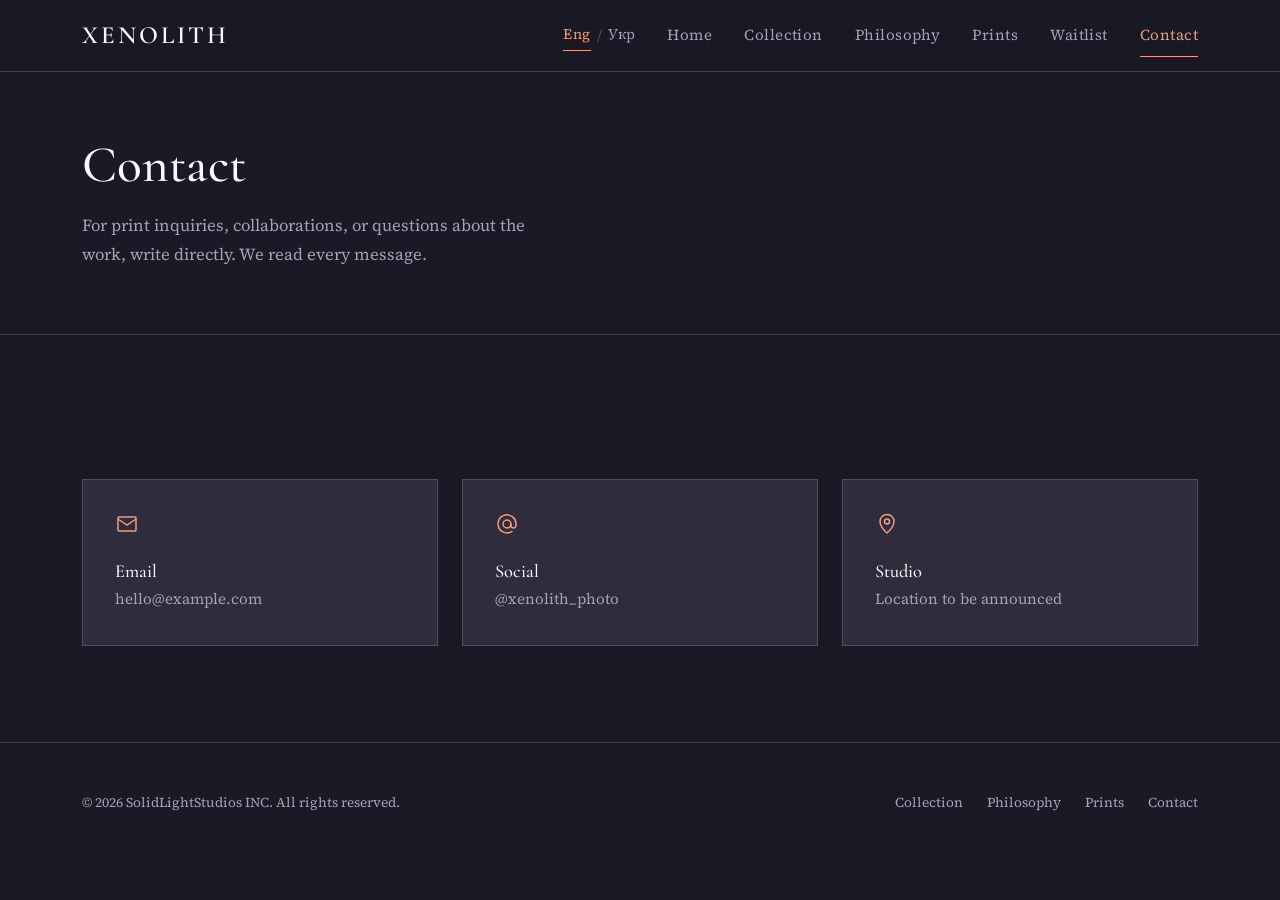
<file: contact.html>
<!DOCTYPE html>
<html lang="en">
<head>
<meta charset="UTF-8">
<meta name="viewport" content="width=device-width, initial-scale=1">
<title>Contact - Xenolith</title>
<meta name="description" content="Contact Xenolith / SolidLightStudios for print inquiries and collaborations.">
<meta name="theme-color" content="#1A1926">
<link rel="icon" href="data:image/svg+xml,%3Csvg xmlns='http://www.w3.org/2000/svg' viewBox='0 0 32 32'%3E%3Crect width='32' height='32' fill='%231A1926'/%3E%3Cpath d='M16 4l10 9-4 15H10L6 13z' fill='%23F49C7A'/%3E%3C/svg%3E">
<link rel="preconnect" href="https://fonts.googleapis.com">
<link rel="preconnect" href="https://fonts.gstatic.com" crossorigin>
<link href="https://fonts.googleapis.com/css2?family=Cormorant+Garamond:ital,wght@0,400;0,500;0,600;1,400&family=Source+Serif+4:opsz,wght@8..60,400;8..60,500&display=swap" rel="stylesheet">
<link rel="stylesheet" href="css/style.css">
</head>
<body>
<a class="skip" href="#main">Skip to content</a>

<header class="site-header" id="header">
  <div class="container">
    <a href="index.html" class="logo">Xenolith</a>
    <div class="header-right">
      <div class="lang" id="langSwitch" aria-label="Language">
        <button type="button" data-lang="en" class="active">Eng</button>
        <span class="sep">/</span>
        <button type="button" data-lang="uk">Укр</button>
      </div>
      <button class="menu-btn" id="menuBtn" aria-expanded="false" aria-controls="nav" aria-label="Toggle menu">
        <svg viewBox="0 0 24 24" fill="none" stroke="currentColor" stroke-width="1.8"><path d="M4 7h16M4 12h16M4 17h16"/></svg>
      </button>
      <nav class="nav" id="nav" aria-label="Main">
        <a href="index.html" data-i18n="nav.home">Home</a>
        <a href="collection.html" data-i18n="nav.collection">Collection</a>
        <a href="philosophy.html" data-i18n="nav.philosophy">Philosophy</a>
        <a href="prints.html" data-i18n="nav.prints">Prints</a>
        <a href="waitlist.html" data-i18n="nav.waitlist">Waitlist</a>
        <a href="contact.html" class="active" data-i18n="nav.contact">Contact</a>
      </nav>
    </div>
  </div>
</header>

<main id="main">
  <section class="page-hero">
    <div class="container">
      <h1 class="reveal" data-i18n="page.contact.title">Contact</h1>
      <p class="reveal" style="--i:1" data-i18n="contact.note">For print inquiries, collaborations, or questions about the work, write directly. We read every message.</p>
    </div>
  </section>

  <section class="band">
    <div class="container">
      <div class="contacts">
        <div class="contact reveal" style="--i:0">
          <svg viewBox="0 0 24 24" aria-hidden="true"><rect x="3" y="5" width="18" height="14" rx="1"/><path d="M3 7l9 6 9-6"/></svg>
          <h3 data-i18n="contact.email">Email</h3><p>hello@example.com</p>
        </div>
        <div class="contact reveal" style="--i:1">
          <svg viewBox="0 0 24 24" aria-hidden="true"><circle cx="12" cy="12" r="4"/><path d="M16 12v1.5a2.5 2.5 0 005 0V12a9 9 0 10-3.5 7"/></svg>
          <h3 data-i18n="contact.social">Social</h3><p>@xenolith_photo</p>
        </div>
        <div class="contact reveal" style="--i:2">
          <svg viewBox="0 0 24 24" aria-hidden="true"><path d="M12 21s7-6.2 7-11.5A7 7 0 005 9.5C5 14.8 12 21 12 21z"/><circle cx="12" cy="9.5" r="2.5"/></svg>
          <h3 data-i18n="contact.studio">Studio</h3><p data-i18n="contact.location">Location to be announced</p>
        </div>
      </div>
    </div>
  </section>
</main>

<footer>
  <div class="container">
    <p>&copy; <span id="year">2026</span> SolidLightStudios INC. <span data-i18n="footer.rights">All rights reserved.</span></p>
    <nav aria-label="Footer">
      <a href="collection.html" data-i18n="nav.collection">Collection</a>
      <a href="philosophy.html" data-i18n="nav.philosophy">Philosophy</a>
      <a href="prints.html" data-i18n="nav.prints">Prints</a>
      <a href="contact.html" data-i18n="nav.contact">Contact</a>
    </nav>
  </div>
</footer>

<script src="js/main.js"></script>
</body>
</html>
</file>
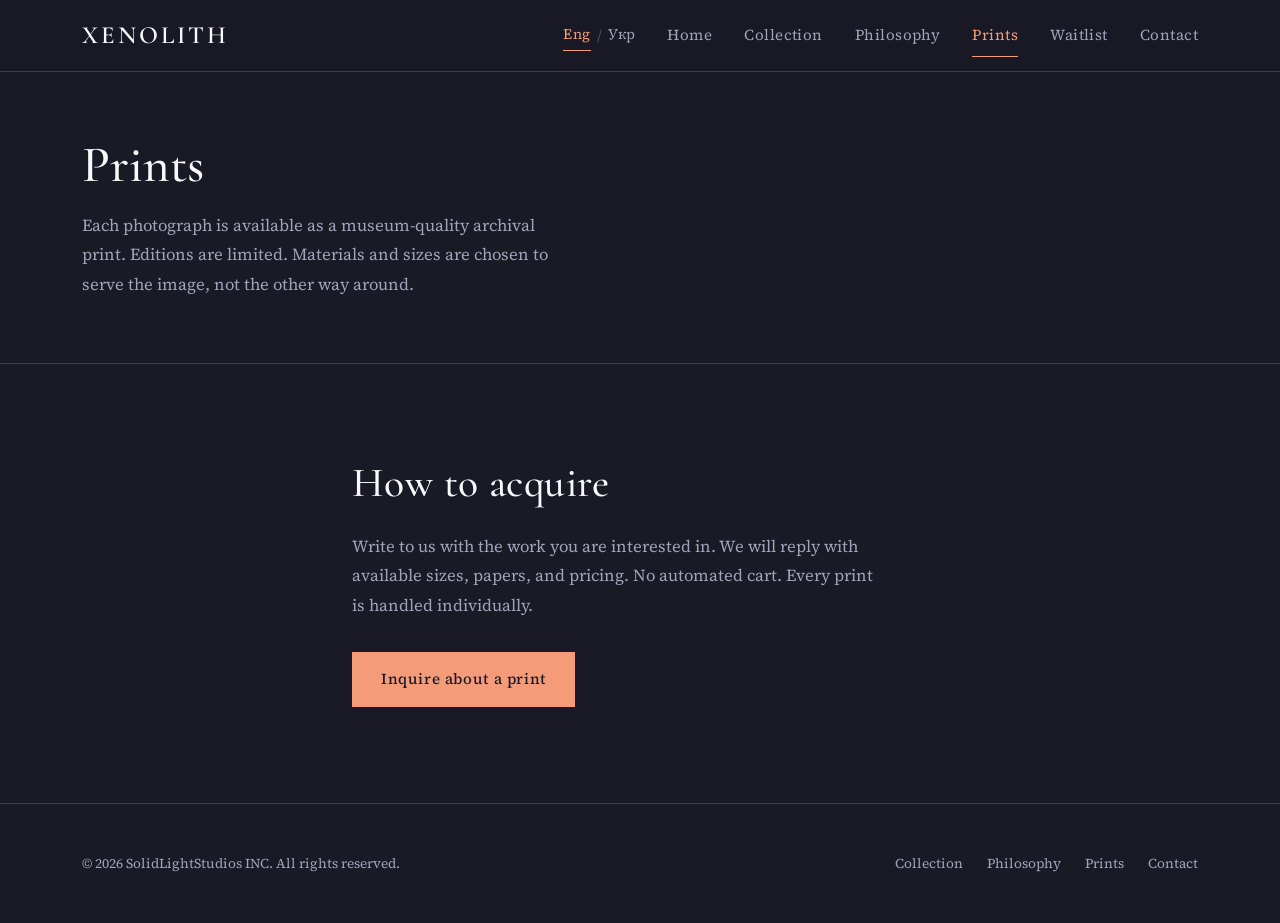
<file: prints.html>
<!DOCTYPE html>
<html lang="en">
<head>
<meta charset="UTF-8">
<meta name="viewport" content="width=device-width, initial-scale=1">
<title>Prints - Xenolith</title>
<meta name="description" content="Museum-quality archival prints from Xenolith landscape photography.">
<meta name="theme-color" content="#1A1926">
<link rel="icon" href="data:image/svg+xml,%3Csvg xmlns='http://www.w3.org/2000/svg' viewBox='0 0 32 32'%3E%3Crect width='32' height='32' fill='%231A1926'/%3E%3Cpath d='M16 4l10 9-4 15H10L6 13z' fill='%23F49C7A'/%3E%3C/svg%3E">
<link rel="preconnect" href="https://fonts.googleapis.com">
<link rel="preconnect" href="https://fonts.gstatic.com" crossorigin>
<link href="https://fonts.googleapis.com/css2?family=Cormorant+Garamond:ital,wght@0,400;0,500;0,600;1,400&family=Source+Serif+4:opsz,wght@8..60,400;8..60,500&display=swap" rel="stylesheet">
<link rel="stylesheet" href="css/style.css">
</head>
<body>
<a class="skip" href="#main">Skip to content</a>

<header class="site-header" id="header">
  <div class="container">
    <a href="index.html" class="logo">Xenolith</a>
    <div class="header-right">
      <div class="lang" id="langSwitch" aria-label="Language">
        <button type="button" data-lang="en" class="active">Eng</button>
        <span class="sep">/</span>
        <button type="button" data-lang="uk">Укр</button>
      </div>
      <button class="menu-btn" id="menuBtn" aria-expanded="false" aria-controls="nav" aria-label="Toggle menu">
        <svg viewBox="0 0 24 24" fill="none" stroke="currentColor" stroke-width="1.8"><path d="M4 7h16M4 12h16M4 17h16"/></svg>
      </button>
      <nav class="nav" id="nav" aria-label="Main">
        <a href="index.html" data-i18n="nav.home">Home</a>
        <a href="collection.html" data-i18n="nav.collection">Collection</a>
        <a href="philosophy.html" data-i18n="nav.philosophy">Philosophy</a>
        <a href="prints.html" class="active" data-i18n="nav.prints">Prints</a>
        <a href="waitlist.html" data-i18n="nav.waitlist">Waitlist</a>
        <a href="contact.html" data-i18n="nav.contact">Contact</a>
      </nav>
    </div>
  </div>
</header>

<main id="main">
  <section class="page-hero">
    <div class="container">
      <h1 class="reveal" data-i18n="page.prints.title">Prints</h1>
      <p class="reveal" style="--i:1" data-i18n="prints.lead">Each photograph is available as a museum-quality archival print. Editions are limited. Materials and sizes are chosen to serve the image, not the other way around.</p>
    </div>
  </section>

  <section class="band">
    <div class="container" style="max-width: 640px;">
      <h2 class="reveal" data-i18n="prints.how">How to acquire</h2>
      <p class="reveal" style="--i:1" data-i18n="prints.howText">Write to us with the work you are interested in. We will reply with available sizes, papers, and pricing. No automated cart. Every print is handled individually.</p>
      <p class="reveal" style="--i:2; margin-top: var(--s4);">
        <a class="btn" href="contact.html" data-i18n="prints.cta">Inquire about a print</a>
      </p>
    </div>
  </section>
</main>

<footer>
  <div class="container">
    <p>&copy; <span id="year">2026</span> SolidLightStudios INC. <span data-i18n="footer.rights">All rights reserved.</span></p>
    <nav aria-label="Footer">
      <a href="collection.html" data-i18n="nav.collection">Collection</a>
      <a href="philosophy.html" data-i18n="nav.philosophy">Philosophy</a>
      <a href="prints.html" data-i18n="nav.prints">Prints</a>
      <a href="contact.html" data-i18n="nav.contact">Contact</a>
    </nav>
  </div>
</footer>

<script src="js/main.js"></script>
</body>
</html>
</file>
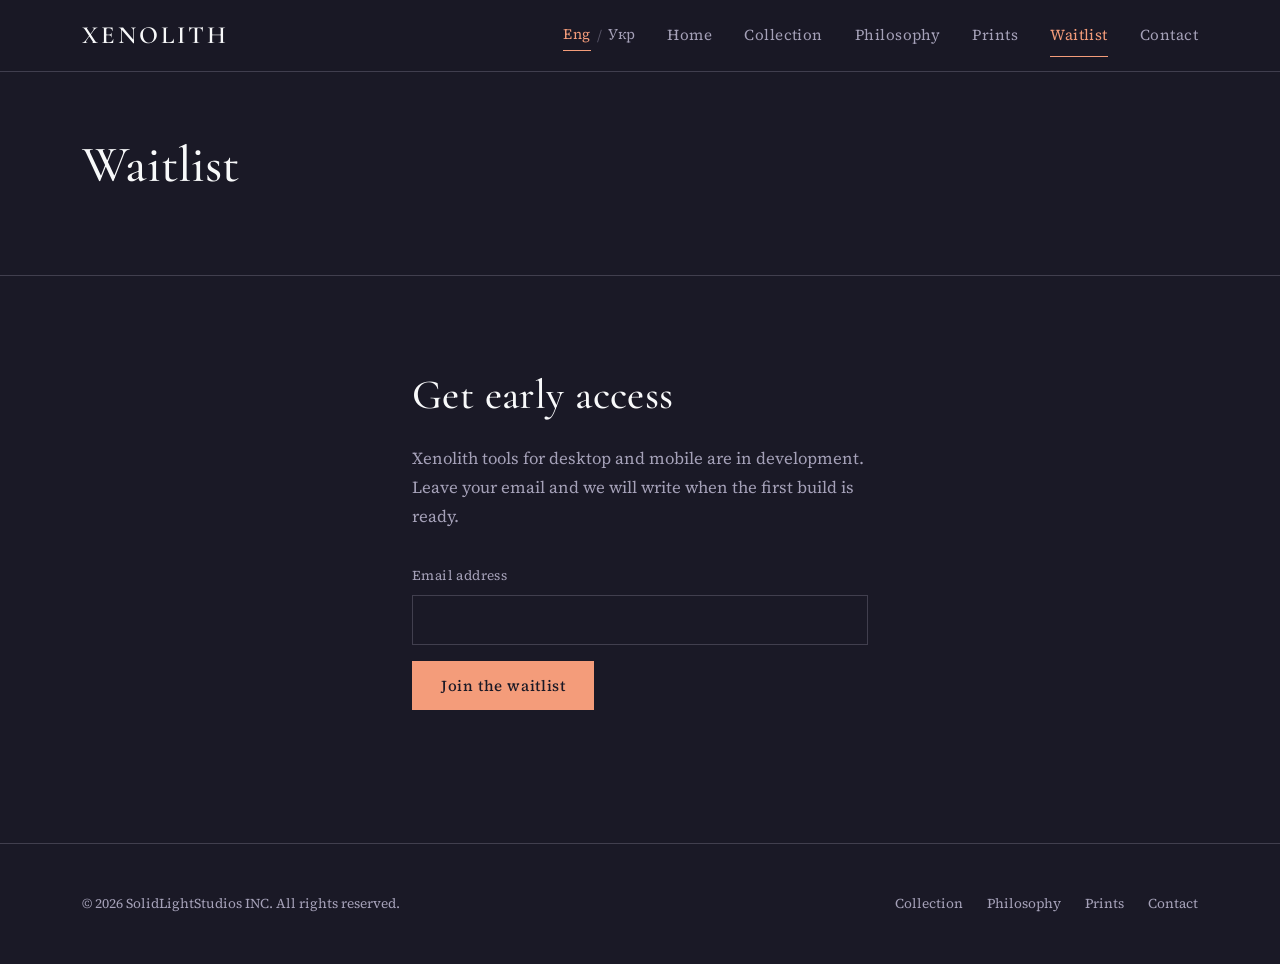
<file: waitlist.html>
<!DOCTYPE html>
<html lang="en">
<head>
<meta charset="UTF-8">
<meta name="viewport" content="width=device-width, initial-scale=1">
<title>Waitlist - Xenolith</title>
<meta name="description" content="Join the early access waitlist for Xenolith tools.">
<meta name="theme-color" content="#1A1926">
<link rel="icon" href="data:image/svg+xml,%3Csvg xmlns='http://www.w3.org/2000/svg' viewBox='0 0 32 32'%3E%3Crect width='32' height='32' fill='%231A1926'/%3E%3Cpath d='M16 4l10 9-4 15H10L6 13z' fill='%23F49C7A'/%3E%3C/svg%3E">
<link rel="preconnect" href="https://fonts.googleapis.com">
<link rel="preconnect" href="https://fonts.gstatic.com" crossorigin>
<link href="https://fonts.googleapis.com/css2?family=Cormorant+Garamond:ital,wght@0,400;0,500;0,600;1,400&family=Source+Serif+4:opsz,wght@8..60,400;8..60,500&display=swap" rel="stylesheet">
<link rel="stylesheet" href="css/style.css">
</head>
<body>
<a class="skip" href="#main">Skip to content</a>

<header class="site-header" id="header">
  <div class="container">
    <a href="index.html" class="logo">Xenolith</a>
    <div class="header-right">
      <div class="lang" id="langSwitch" aria-label="Language">
        <button type="button" data-lang="en" class="active">Eng</button>
        <span class="sep">/</span>
        <button type="button" data-lang="uk">Укр</button>
      </div>
      <button class="menu-btn" id="menuBtn" aria-expanded="false" aria-controls="nav" aria-label="Toggle menu">
        <svg viewBox="0 0 24 24" fill="none" stroke="currentColor" stroke-width="1.8"><path d="M4 7h16M4 12h16M4 17h16"/></svg>
      </button>
      <nav class="nav" id="nav" aria-label="Main">
        <a href="index.html" data-i18n="nav.home">Home</a>
        <a href="collection.html" data-i18n="nav.collection">Collection</a>
        <a href="philosophy.html" data-i18n="nav.philosophy">Philosophy</a>
        <a href="prints.html" data-i18n="nav.prints">Prints</a>
        <a href="waitlist.html" class="active" data-i18n="nav.waitlist">Waitlist</a>
        <a href="contact.html" data-i18n="nav.contact">Contact</a>
      </nav>
    </div>
  </div>
</header>

<main id="main">
  <section class="page-hero">
    <div class="container">
      <h1 class="reveal" data-i18n="page.waitlist.title">Waitlist</h1>
    </div>
  </section>

  <section class="band">
    <div class="container waitlist">
      <h2 class="reveal" data-i18n="waitlist.title">Get early access</h2>
      <p class="reveal" style="--i:1" data-i18n="waitlist.sub">Xenolith tools for desktop and mobile are in development. Leave your email and we will write when the first build is ready.</p>
      <form id="waitForm" novalidate class="reveal" style="--i:2">
        <div class="field">
          <label for="email" data-i18n="waitlist.label">Email address</label>
          <input id="email" name="email" type="email" autocomplete="email" required>
        </div>
        <button class="btn" type="submit" data-i18n="waitlist.cta">Join the waitlist</button>
        <p class="msg" id="formMsg" role="status" aria-live="polite"></p>
      </form>
    </div>
  </section>
</main>

<footer>
  <div class="container">
    <p>&copy; <span id="year">2026</span> SolidLightStudios INC. <span data-i18n="footer.rights">All rights reserved.</span></p>
    <nav aria-label="Footer">
      <a href="collection.html" data-i18n="nav.collection">Collection</a>
      <a href="philosophy.html" data-i18n="nav.philosophy">Philosophy</a>
      <a href="prints.html" data-i18n="nav.prints">Prints</a>
      <a href="contact.html" data-i18n="nav.contact">Contact</a>
    </nav>
  </div>
</footer>

<script src="js/main.js"></script>
</body>
</html>
</file>
<file: css/style.css>
:root {
  --bg: #1A1926;
  --surface: #2E2C3D;
  --accent: #F49C7A;
  --text: #F8F9FA;
  --muted: #A5A1B8;
  --line: rgba(165, 161, 184, 0.28);
  --display: 'Cormorant Garamond', Georgia, 'Times New Roman', serif;
  --body: 'Source Serif 4', Georgia, 'Times New Roman', serif;
  --s1: 8px; --s2: 16px; --s3: 24px; --s4: 32px; --s6: 48px; --s8: 64px; --s12: 96px;
  --header-h: 72px;
}
*, *::before, *::after { box-sizing: border-box; margin: 0; padding: 0; }
html { scroll-behavior: smooth; scroll-padding-top: var(--header-h); }
body { font-family: var(--body); font-weight: 400; background: var(--bg); color: var(--text); line-height: 1.75; overflow-x: hidden; font-size: 1.05rem; }
img { display: block; max-width: 100%; }
a { color: inherit; }
:focus-visible { outline: 2px solid var(--accent); outline-offset: 3px; }

.skip { position: absolute; left: var(--s2); top: -100px; background: var(--accent); color: var(--bg); padding: var(--s1) var(--s2); z-index: 300; text-decoration: none; font-family: var(--body); }
.skip:focus { top: var(--s2); }

.container { max-width: 1180px; margin: 0 auto; padding: 0 var(--s4); }
.band { padding: var(--s12) 0; }
.band.alt { background: var(--surface); }

h1, h2, h3 { font-family: var(--display); font-weight: 500; line-height: 1.15; }
h2 { font-size: clamp(1.75rem, 3.6vw, 2.6rem); letter-spacing: 0.01em; margin-bottom: var(--s3); }
p { color: var(--muted); max-width: 58ch; }

/* header */
.site-header { position: fixed; inset: 0 0 auto 0; height: var(--header-h); z-index: 100; display: flex; align-items: center; background: rgba(26, 25, 38, 0.88); backdrop-filter: blur(14px); -webkit-backdrop-filter: blur(14px); border-bottom: 1px solid var(--line); transition: transform 0.35s ease; }
.site-header.hidden { transform: translateY(-100%); }
.site-header .container { width: 100%; display: flex; align-items: center; justify-content: space-between; gap: var(--s3); }
.logo { font-family: var(--display); font-weight: 600; font-size: 1.55rem; letter-spacing: 0.12em; text-decoration: none; text-transform: uppercase; }
.header-right { display: flex; align-items: center; gap: var(--s4); }
.nav { display: flex; gap: var(--s4); }
.nav a { color: var(--muted); text-decoration: none; font-size: 0.95rem; letter-spacing: 0.03em; padding: var(--s1) 0; border-bottom: 1px solid transparent; transition: color 0.2s, border-color 0.2s; font-family: var(--body); }
.nav a:hover, .nav a.active { color: var(--accent); border-bottom-color: var(--accent); }
.lang { display: flex; align-items: center; gap: 6px; font-family: var(--body); font-size: 0.9rem; letter-spacing: 0.03em; color: var(--muted); }
.lang button { background: none; border: none; color: var(--muted); cursor: pointer; padding: 2px 0; font: inherit; letter-spacing: 0.03em; border-bottom: 1px solid transparent; transition: color 0.2s, border-color 0.2s; }
.lang button:hover { color: var(--text); }
.lang button.active { color: var(--accent); border-bottom-color: var(--accent); }
.lang .sep { opacity: 0.45; user-select: none; }
.menu-btn { display: none; background: none; border: 1px solid var(--line); color: var(--text); width: 44px; height: 44px; cursor: pointer; }
.menu-btn svg { width: 22px; height: 22px; margin: auto; }

/* hero */
.hero { position: relative; height: 100vh; height: 100svh; min-height: 580px; display: flex; align-items: flex-end; overflow: hidden; background: linear-gradient(160deg, #2E2C3D, #1A1926); }
.hero > img { position: absolute; inset: 0; width: 100%; height: 100%; object-fit: cover; animation: drift 28s ease-out forwards; }
.hero::after { content: ''; position: absolute; inset: 0; background: linear-gradient(180deg, rgba(26,25,38,0.45) 0%, rgba(26,25,38,0.12) 38%, rgba(26,25,38,0.92) 100%); }
.hero-inner { position: relative; z-index: 2; width: 100%; padding-bottom: calc(var(--s12) + 12px); }
.hero h1 { font-size: clamp(2.4rem, 6.5vw, 4.4rem); letter-spacing: 0.01em; max-width: 13ch; margin-bottom: var(--s3); animation: rise 1.1s ease-out both; font-weight: 500; }
.hero .lead { color: var(--text); opacity: 0.88; font-size: 1.15rem; margin-bottom: var(--s2); max-width: 42ch; animation: rise 1.1s ease-out 0.2s both; line-height: 1.65; }
.hero .meta { font-size: 0.9rem; color: var(--muted); letter-spacing: 0.04em; margin-bottom: var(--s5); animation: rise 1.1s ease-out 0.35s both; }
.hero .actions { display: flex; flex-wrap: wrap; gap: var(--s3); animation: rise 1.1s ease-out 0.5s both; }
@keyframes drift { from { transform: scale(1.1); } to { transform: scale(1); } }
@keyframes rise { from { opacity: 0; transform: translateY(22px); } to { opacity: 1; transform: none; } }

.btn { display: inline-block; font-family: var(--body); font-weight: 500; font-size: 0.95rem; letter-spacing: 0.04em; padding: 13px 28px; border: 1px solid var(--accent); background: var(--accent); color: var(--bg); text-decoration: none; cursor: pointer; transition: background 0.2s, color 0.2s, border-color 0.2s; }
.btn:hover { background: transparent; color: var(--accent); }
.btn.ghost { background: transparent; color: var(--text); border-color: rgba(248, 249, 250, 0.45); }
.btn.ghost:hover { border-color: var(--accent); color: var(--accent); }

/* reveal */
.reveal { opacity: 0; transform: translateY(22px); transition: opacity 0.75s ease, transform 0.75s ease; transition-delay: calc(var(--i, 0) * 110ms); }
.reveal.visible { opacity: 1; transform: none; }

/* gallery */
.gallery { display: grid; gap: var(--s4); grid-template-columns: 2fr 1fr; grid-template-rows: repeat(2, minmax(240px, 1fr)); margin-top: var(--s6); }
.shot { position: relative; border: 1px solid var(--line); background: linear-gradient(160deg, #2E2C3D, #1A1926); overflow: hidden; cursor: zoom-in; padding: 0; text-align: left; color: inherit; font: inherit; min-height: 260px; }
.shot:first-child { grid-row: span 2; }
.shot img { position: absolute; inset: 0; width: 100%; height: 100%; object-fit: cover; transition: transform 0.7s ease; }
.shot img.failed { visibility: hidden; }
.shot:hover img { transform: scale(1.03); }
.shot:hover { border-color: var(--accent); }
.shot figcaption { position: absolute; left: 0; right: 0; bottom: 0; padding: var(--s3) var(--s3) var(--s4); background: linear-gradient(0deg, rgba(26,25,38,0.92), transparent); }
.shot h3 { font-family: var(--display); font-size: 1.25rem; letter-spacing: 0.02em; font-weight: 500; }
.shot span { font-size: 0.85rem; color: var(--muted); display: block; margin-top: 2px; }

/* about */
.about { display: grid; grid-template-columns: 1fr 1fr; gap: var(--s8); align-items: center; }
.about p + p { margin-top: var(--s3); }
.about-img { position: relative; aspect-ratio: 4 / 3; border: 1px solid var(--line); background: linear-gradient(160deg, #2E2C3D, #1A1926); overflow: hidden; }
.about-img img { width: 100%; height: 100%; object-fit: cover; }
.about-img img.failed { visibility: hidden; }

/* waitlist */
.waitlist { max-width: 520px; }
.waitlist form { display: flex; flex-wrap: wrap; gap: var(--s2); margin-top: var(--s4); align-items: flex-end; }
.field { flex: 1 1 260px; display: flex; flex-direction: column; gap: 7px; }
.field label { font-size: 0.85rem; color: var(--muted); letter-spacing: 0.03em; }
.field input { font: 400 1rem var(--body); background: var(--bg); color: var(--text); border: 1px solid var(--line); padding: 13px 14px; }
.field input:focus { border-color: var(--accent); outline: none; }
.field input[aria-invalid="true"] { border-color: #e5736b; }
.msg { flex-basis: 100%; min-height: 1.5em; font-size: 0.9rem; }
.msg.err { color: #f0928b; }
.msg.ok { color: var(--accent); }

/* contact */
.contacts { display: grid; gap: var(--s3); grid-template-columns: repeat(auto-fit, minmax(240px, 1fr)); margin-top: var(--s6); }
.contact { border: 1px solid var(--line); background: var(--surface); padding: var(--s4); }
.contact svg { width: 24px; height: 24px; stroke: var(--accent); fill: none; stroke-width: 1.5; margin-bottom: var(--s2); }
.contact h3 { font-family: var(--display); font-size: 1.15rem; margin-bottom: 4px; font-weight: 500; }
.contact p { font-size: 0.95rem; }

/* footer */
footer { border-top: 1px solid var(--line); padding: var(--s6) 0; }
footer .container { display: flex; flex-wrap: wrap; gap: var(--s3); justify-content: space-between; align-items: center; }
footer p { font-size: 0.85rem; max-width: none; color: var(--muted); }
footer nav { display: flex; gap: var(--s3); }
footer nav a { font-size: 0.85rem; color: var(--muted); text-decoration: none; }
footer nav a:hover { color: var(--accent); }

/* lightbox */
dialog { border: none; background: transparent; color: var(--text); width: 100vw; height: 100vh; max-width: none; max-height: none; margin: 0; padding: var(--s4); }
dialog::backdrop { background: rgba(10, 9, 16, 0.94); }
.lb { height: 100%; display: flex; flex-direction: column; align-items: center; justify-content: center; gap: var(--s2); }
.lb img { max-height: calc(100% - 80px); max-width: 100%; object-fit: contain; border: 1px solid var(--line); }
.lb p { color: var(--text); text-align: center; font-family: var(--display); font-size: 1.15rem; }
.lb button { position: absolute; background: rgba(46,44,61,0.92); border: 1px solid var(--line); color: var(--text); width: 48px; height: 48px; cursor: pointer; font: 500 1.25rem var(--display); }
.lb button:hover { border-color: var(--accent); color: var(--accent); }
.lb .close { top: var(--s3); right: var(--s3); }
.lb .prev { left: var(--s3); top: 50%; }
.lb .next { right: var(--s3); top: 50%; }

@media (max-width: 860px) {
  .menu-btn { display: flex; }
  .header-right { gap: var(--s2); }
  .nav { position: absolute; top: var(--header-h); left: 0; right: 0; flex-direction: column; gap: 0; background: var(--bg); border-bottom: 1px solid var(--line); max-height: 0; overflow: hidden; transition: max-height 0.3s ease; }
  .nav.open { max-height: 280px; }
  .nav a { padding: var(--s2) var(--s4); border: none; }
  .gallery { grid-template-columns: 1fr; grid-template-rows: none; }
  .shot:first-child { grid-row: auto; }
  .about { grid-template-columns: 1fr; gap: var(--s4); }
  .band { padding: var(--s8) 0; }
  .container { padding: 0 var(--s3); }
  .hero h1 { max-width: 11ch; }
}
@media (prefers-reduced-motion: reduce) {
  *, *::before, *::after { animation: none !important; transition: none !important; scroll-behavior: auto !important; }
  .reveal { opacity: 1; transform: none; }
}

/* page header for inner pages */
.page-hero {
  padding: calc(var(--header-h) + var(--s8)) 0 var(--s8);
  border-bottom: 1px solid var(--line);
}
.page-hero h1 {
  font-size: clamp(2rem, 4.5vw, 3.2rem);
  margin-bottom: var(--s2);
}
.page-hero p {
  max-width: 52ch;
}

/* content band spacing */
.content-band {
  padding: var(--s8) 0 var(--s12);
}
</file>
